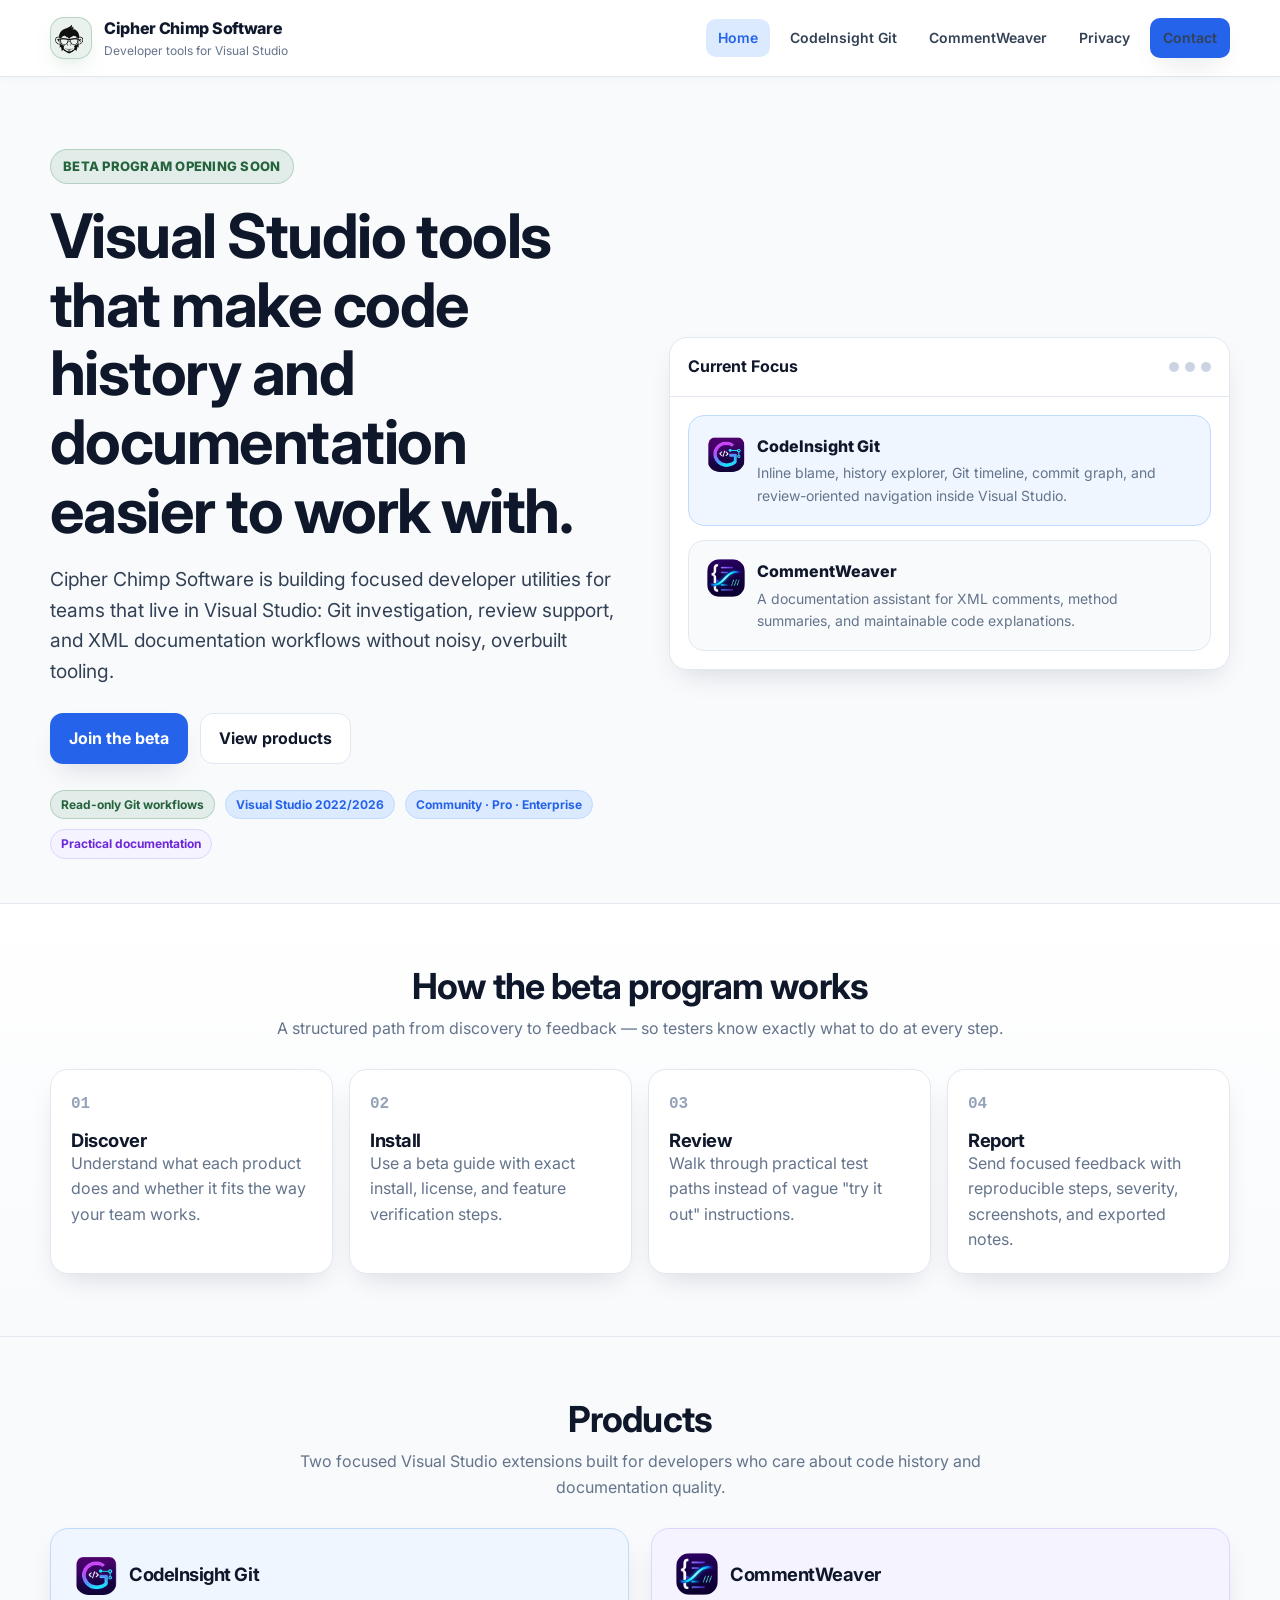
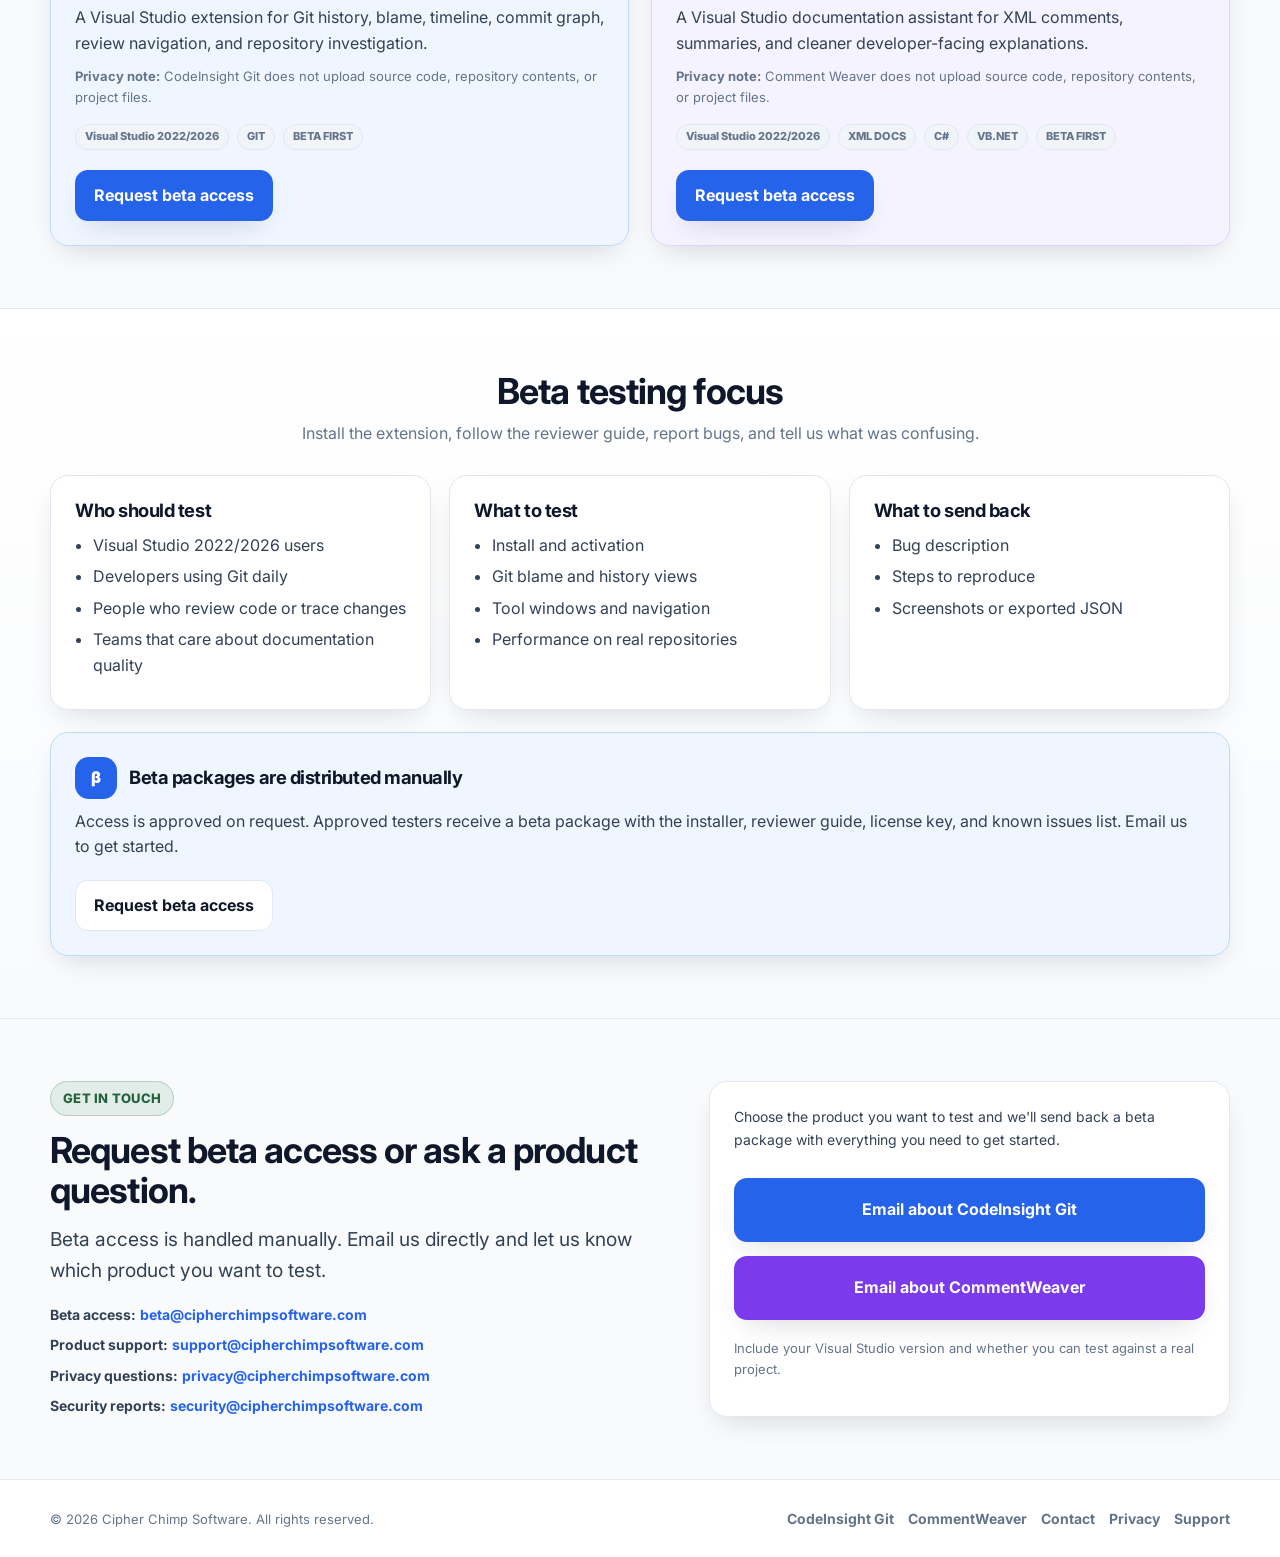
<file: index.html>
<!DOCTYPE html>
<html lang="en">
<head>
  <meta charset="UTF-8" />
  <meta name="viewport" content="width=device-width, initial-scale=1.0" />
  <title>Cipher Chimp Software | Visual Studio Developer Tools</title>
  <meta name="description" content="Cipher Chimp Software builds practical Visual Studio tools for Git investigation and XML documentation workflows." />
  <link rel="preconnect" href="https://fonts.googleapis.com">
  <link rel="preconnect" href="https://fonts.gstatic.com" crossorigin>
  <link href="https://fonts.googleapis.com/css2?family=Inter:wght@400;500;600;700;800&display=swap" rel="stylesheet">
  <link rel="stylesheet" href="styles.css" />
</head>
<body>
  <a class="skip-link" href="#main">Skip to content</a>

  <header class="site-header">
    <div class="container header-inner">
      <a class="brand" href="./index.html" aria-label="Cipher Chimp Software home">
        <span class="brand-mark"><img src="assets/logos/cipherchimp-icon.png" alt="" class="brand-logo" /></span>
        <span class="brand-text"><span class="brand-name">Cipher Chimp Software</span><span class="brand-subtitle">Developer tools for Visual Studio</span></span>
      </a>
      <nav class="nav" aria-label="Primary navigation">
        <button class="nav-toggle" aria-expanded="false" aria-controls="navMenu"><span class="sr-only">Toggle menu</span>☰</button>
        <div class="nav-menu" id="navMenu">
          <a href="./index.html" class="active">Home</a>
          <a href="./codeinsight-git/index.html">CodeInsight Git</a>
          <a href="./commentweaver/index.html">CommentWeaver</a>
          <a href="./privacy.html">Privacy</a>
          <a class="btn btn-small" href="#contact">Contact</a>
        </div>
      </nav>
    </div>
  </header>

  <main id="main">
    <section class="hero">
      <div class="container hero-grid">
        <div>
          <p class="kicker">Beta program opening soon</p>
          <h1>Visual Studio tools that make code history and documentation easier to work with.</h1>
          <p class="lead">Cipher Chimp Software is building focused developer utilities for teams that live in Visual Studio: Git investigation, review support, and XML documentation workflows without noisy, overbuilt tooling.</p>
          <div class="hero-actions">
            <a class="btn" href="#beta">Join the beta</a>
            <a class="btn btn-secondary" href="#products">View products</a>
          </div>
          <div class="trust-row" aria-label="Product traits">
            <span class="badge green">Read-only Git workflows</span>
            <span class="badge blue">Visual Studio 2022/2026</span>
            <span class="badge blue">Community · Pro · Enterprise</span>
            <span class="badge violet">Practical documentation</span>
          </div>
        </div>

        <div class="panel" aria-label="Product preview panel">
          <div class="hero-panel-header">
            <strong>Current Focus</strong>
            <div class="window-dots" aria-hidden="true"><span></span><span></span><span></span></div>
          </div>
          <div class="hero-panel-body">
            <article class="preview-card highlight">
              <div class="preview-row">
                <div class="preview-icon" style="background:none; padding:0; overflow:hidden;"><img src="assets/images/codeinsight-git-256.png" alt="CodeInsight Git icon" style="width:38px;height:38px;border-radius:10px;display:block;" /></div>
                <div>
                  <div class="preview-title">CodeInsight Git</div>
                  <p class="preview-text">Inline blame, history explorer, Git timeline, commit graph, and review-oriented navigation inside Visual Studio.</p>
                </div>
              </div>
            </article>
            <article class="preview-card">
              <div class="preview-row">
                <div class="preview-icon" style="background:none; padding:0; overflow:hidden;"><img src="assets/images/commentweaver-256.png" alt="CommentWeaver icon" style="width:38px;height:38px;border-radius:10px;display:block;" /></div>
                <div>
                  <div class="preview-title">CommentWeaver</div>
                  <p class="preview-text">A documentation assistant for XML comments, method summaries, and maintainable code explanations.</p>
                </div>
              </div>
            </article>
          </div>
        </div>
      </div>
    </section>

    <section class="section alt">
      <div class="container">
        <div class="section-head">
          <h2>How the beta program works</h2>
          <p>A structured path from discovery to feedback — so testers know exactly what to do at every step.</p>
        </div>
        <div class="flow-grid">
          <article class="flow-step"><h3>Discover</h3><p class="muted">Understand what each product does and whether it fits the way your team works.</p></article>
          <article class="flow-step"><h3>Install</h3><p class="muted">Use a beta guide with exact install, license, and feature verification steps.</p></article>
          <article class="flow-step"><h3>Review</h3><p class="muted">Walk through practical test paths instead of vague "try it out" instructions.</p></article>
          <article class="flow-step"><h3>Report</h3><p class="muted">Send focused feedback with reproducible steps, severity, screenshots, and exported notes.</p></article>
        </div>
      </div>
    </section>

    <section class="section" id="products">
      <div class="container">
        <div class="section-head">
          <h2>Products</h2>
          <p>Two focused Visual Studio extensions built for developers who care about code history and documentation quality.</p>
        </div>
        <div class="grid-2">
          <article class="card soft-blue">
            <div class="card-title-row"><img src="assets/images/codeinsight-git-256.png" alt="CodeInsight Git icon" style="width:42px;height:42px;border-radius:14px;flex:0 0 auto;" /><h3>CodeInsight Git</h3></div>
            <p class="muted2">A Visual Studio extension for Git history, blame, timeline, commit graph, review navigation, and repository investigation.</p>
            <p class="tiny muted" style="margin-top:10px;"><strong>Privacy note:</strong> CodeInsight Git does not upload source code, repository contents, or project files.</p>
            <div class="tags"><span class="tag">Visual Studio 2022/2026</span><span class="tag">GIT</span><span class="tag">BETA FIRST</span></div>
            <div class="card-actions"><a class="btn" href="./codeinsight-git/index.html">Request beta access</a></div>
          </article>

          <article class="card soft-violet">
            <div class="card-title-row"><img src="assets/images/commentweaver-256.png" alt="CommentWeaver icon" style="width:42px;height:42px;border-radius:14px;flex:0 0 auto;" /><h3>CommentWeaver</h3></div>
            <p class="muted2">A Visual Studio documentation assistant for XML comments, summaries, and cleaner developer-facing explanations.</p>
            <p class="tiny muted" style="margin-top:10px;"><strong>Privacy note:</strong> Comment Weaver does not upload source code, repository contents, or project files.</p>
            <div class="tags"><span class="tag">Visual Studio 2022/2026</span><span class="tag">XML DOCS</span><span class="tag">C#</span><span class="tag">VB.NET</span><span class="tag">BETA FIRST</span></div>
            <div class="card-actions"><a class="btn" href="./commentweaver/index.html">Request beta access</a></div>
          </article>
        </div>
      </div>
    </section>

    <section class="section alt" id="beta">
      <div class="container">
        <div class="section-head">
          <h2>Beta testing focus</h2>
          <p>Install the extension, follow the reviewer guide, report bugs, and tell us what was confusing.</p>
        </div>
        <div class="grid-3">
          <article class="card no-hover"><h3>Who should test</h3><ul class="clean"><li>Visual Studio 2022/2026 users</li><li>Developers using Git daily</li><li>People who review code or trace changes</li><li>Teams that care about documentation quality</li></ul></article>
          <article class="card no-hover"><h3>What to test</h3><ul class="clean"><li>Install and activation</li><li>Git blame and history views</li><li>Tool windows and navigation</li><li>Performance on real repositories</li></ul></article>
          <article class="card no-hover"><h3>What to send back</h3><ul class="clean"><li>Bug description</li><li>Steps to reproduce</li><li>Screenshots or exported JSON</li></ul></article>
        </div>
        <div class="card soft-blue no-hover" style="margin-top:22px;">
          <div class="card-title-row"><span class="icon-box">β</span><h3>Beta packages are distributed manually</h3></div>
          <p class="muted2">Access is approved on request. Approved testers receive a beta package with the installer, reviewer guide, license key, and known issues list. Email us to get started.</p>
          <div class="card-actions"><a class="btn btn-secondary" href="#contact">Request beta access</a></div>
        </div>
      </div>
    </section>

    <section class="section" id="contact">
      <div class="container contact-grid">
        <div>
          <p class="kicker">Get in touch</p>
          <h2 style="margin-top:14px;">Request beta access or ask a product question.</h2>
          <p class="lead" style="margin-top:14px;">Beta access is handled manually. Email us directly and let us know which product you want to test.</p>
          <div class="email-list" aria-label="Contact email addresses">
            <p><strong>Beta access:</strong> <a href="mailto:beta@cipherchimpsoftware.com">beta@cipherchimpsoftware.com</a></p>
            <p><strong>Product support:</strong> <a href="mailto:support@cipherchimpsoftware.com">support@cipherchimpsoftware.com</a></p>
            <p><strong>Privacy questions:</strong> <a href="mailto:privacy@cipherchimpsoftware.com">privacy@cipherchimpsoftware.com</a></p>
            <p><strong>Security reports:</strong> <a href="mailto:security@cipherchimpsoftware.com">security@cipherchimpsoftware.com</a></p>
          </div>
        </div>
        <div class="card no-hover stack" style="gap:14px;">
          <p class="muted2" style="font-size:14px;">Choose the product you want to test and we'll send back a beta package with everything you need to get started.</p>
          <a class="btn" href="mailto:beta@cipherchimpsoftware.com?subject=CodeInsight%20Git%20Beta%20Access%20Request">Email about CodeInsight Git</a>
          <a class="btn" style="background:#7c3aed;" href="mailto:beta@cipherchimpsoftware.com?subject=CommentWeaver%20Beta%20Access%20Request">Email about CommentWeaver</a>
          <p class="tiny muted" style="margin-top:4px;">Include your Visual Studio version and whether you can test against a real project.</p>
        </div>
      </div>
    </section>
  </main>

  <footer class="site-footer">
    <div class="container footer-inner">
      <p class="muted tiny">© <span id="year"></span> Cipher Chimp Software. All rights reserved.</p>
      <div class="footer-links">
        <a href="./codeinsight-git/index.html">CodeInsight Git</a>
        <a href="./commentweaver/index.html">CommentWeaver</a>
        <a href="#contact">Contact</a>
        <a href="./privacy.html">Privacy</a>
        <a href="mailto:support@cipherchimpsoftware.com">Support</a>
      </div>
    </div>
  </footer>
  <script src="app.js"></script>
</body>
</html>
</file>
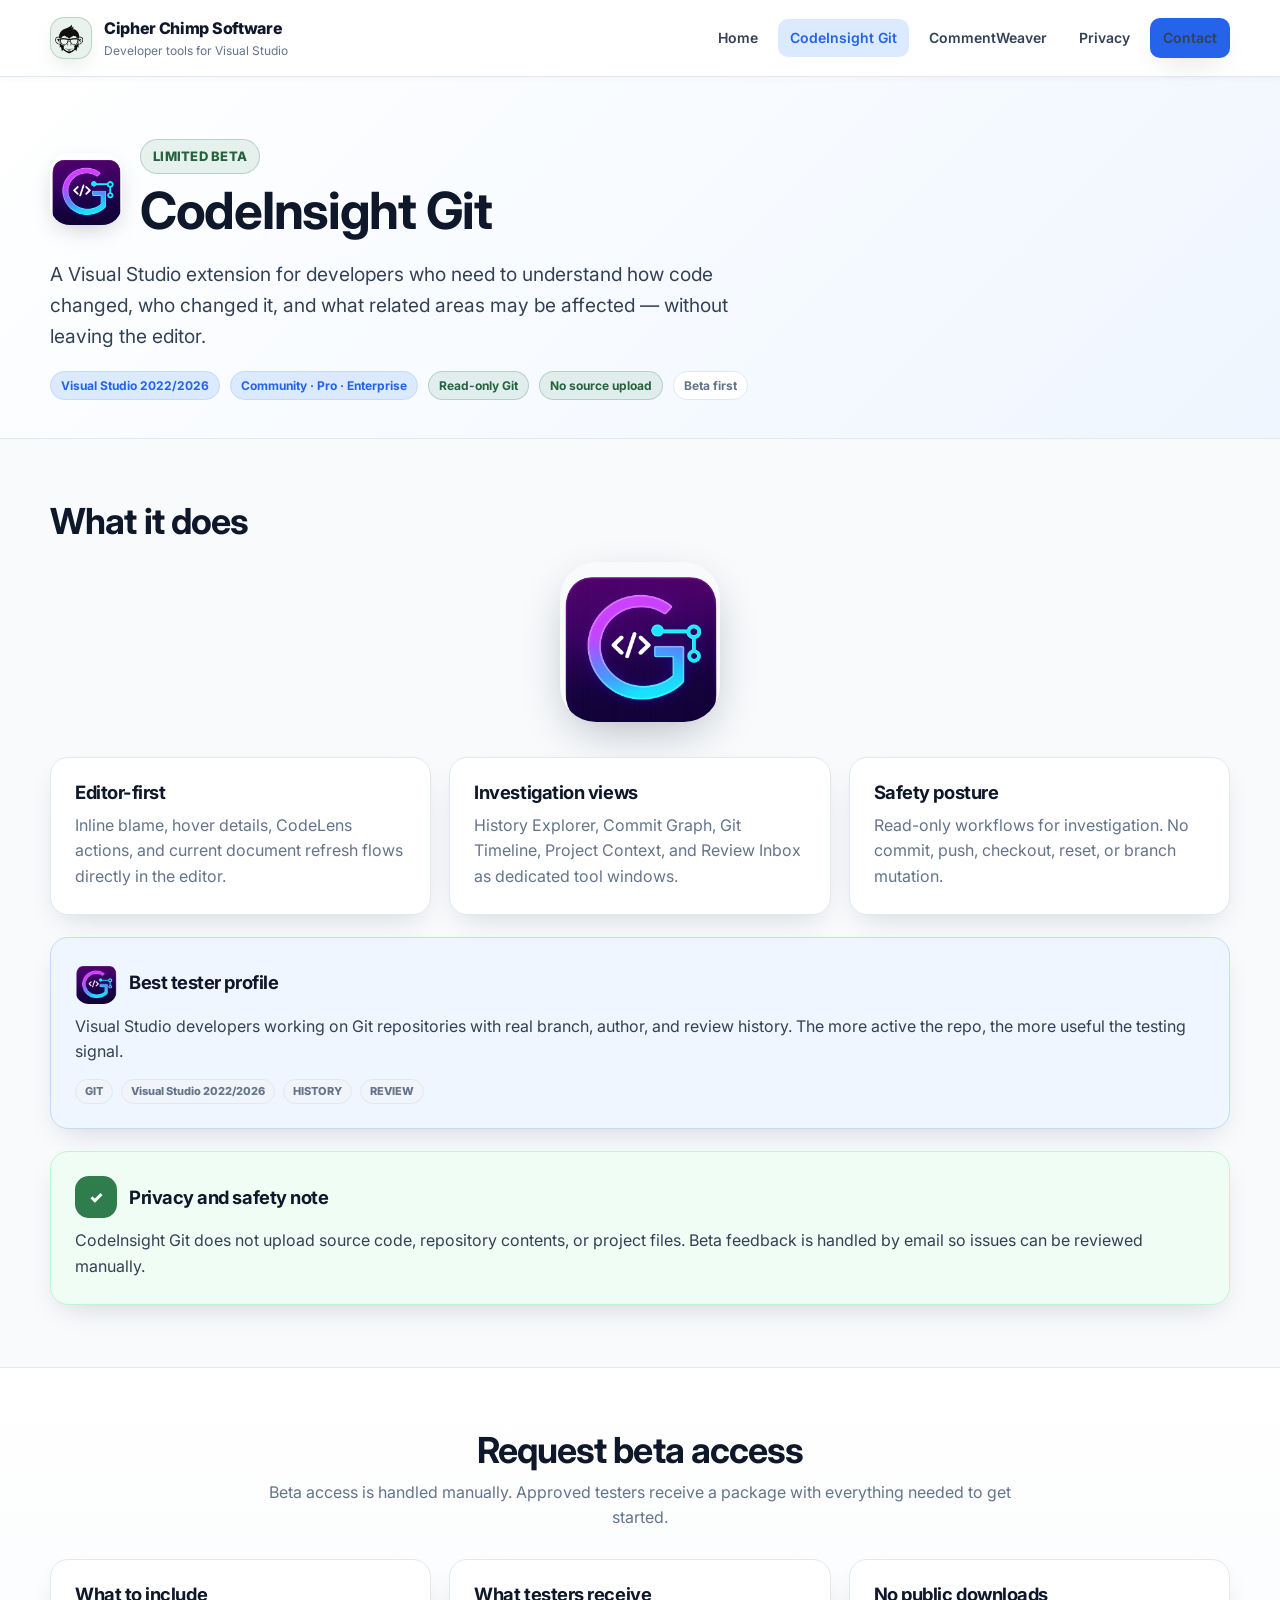
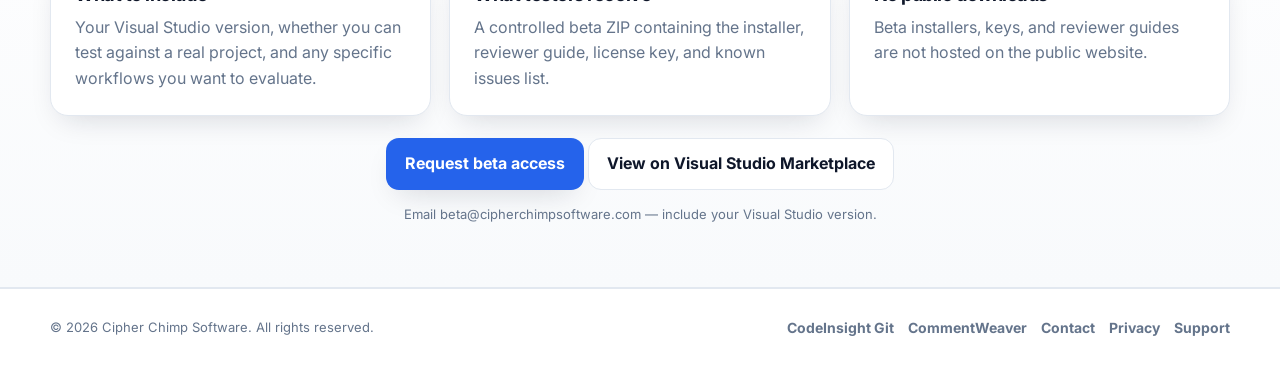
<file: codeinsight-git/index.html>
<!DOCTYPE html>
<html lang="en">
<head>
  <meta charset="UTF-8" />
  <meta name="viewport" content="width=device-width, initial-scale=1.0" />
  <title>CodeInsight Git | Cipher Chimp Software</title>
  <meta name="description" content="CodeInsight Git is a Visual Studio extension for Git history, blame, timeline, commit graph, and review-oriented navigation." />
  <link rel="preconnect" href="https://fonts.googleapis.com">
  <link rel="preconnect" href="https://fonts.gstatic.com" crossorigin>
  <link href="https://fonts.googleapis.com/css2?family=Inter:wght@400;500;600;700;800&display=swap" rel="stylesheet">
  <link rel="stylesheet" href="../styles.css" />
</head>
<body>
  <a class="skip-link" href="#main">Skip to content</a>

  <header class="site-header">
    <div class="container header-inner">
      <a class="brand" href="../index.html" aria-label="Cipher Chimp Software home">
        <span class="brand-mark"><img src="../assets/logos/cipherchimp-icon.png" alt="" class="brand-logo" /></span>
        <span class="brand-text"><span class="brand-name">Cipher Chimp Software</span><span class="brand-subtitle">Developer tools for Visual Studio</span></span>
      </a>
      <nav class="nav" aria-label="Primary navigation">
        <button class="nav-toggle" aria-expanded="false" aria-controls="navMenu"><span class="sr-only">Toggle menu</span>☰</button>
        <div class="nav-menu" id="navMenu">
          <a href="../index.html">Home</a>
          <a href="../codeinsight-git/index.html" class="active">CodeInsight Git</a>
          <a href="../commentweaver/index.html">CommentWeaver</a>
          <a href="../privacy.html">Privacy</a>
          <a class="btn btn-small" href="../index.html#contact">Contact</a>
        </div>
      </nav>
    </div>
  </header>

  <main id="main">
    <section class="product-hero">
      <div class="container">
        <div style="display:flex; align-items:center; gap:18px; margin-bottom:20px;">
          <img src="../assets/images/codeinsight-git-256.png" alt="CodeInsight Git icon" style="width:72px;height:72px;border-radius:20px;box-shadow:0 8px 24px -8px rgba(15,23,42,0.28);flex:0 0 auto;" />
          <div>
            <p class="kicker">Limited beta</p>
            <h1 style="margin-top:8px;">CodeInsight Git</h1>
          </div>
        </div>
        <p class="lead">A Visual Studio extension for developers who need to understand how code changed, who changed it, and what related areas may be affected — without leaving the editor.</p>
        <div class="trust-row" style="margin-top:20px;" aria-label="Product traits">
          <span class="badge blue">Visual Studio 2022/2026</span>
          <span class="badge blue">Community · Pro · Enterprise</span>
          <span class="badge green">Read-only Git</span>
          <span class="badge green">No source upload</span>
          <span class="badge">Beta first</span>
        </div>
      </div>
    </section>

    <section class="section">
      <div class="container">
        <div class="section-head" style="text-align:left; max-width:none; margin-bottom:20px;">
          <h2>What it does</h2>
        </div>
        <div style="margin-bottom:28px; text-align:center;">
          <img src="../assets/images/codeinsight-git-1024.png" alt="CodeInsight Git" style="width:160px;height:160px;border-radius:36px;box-shadow:0 16px 48px -12px rgba(15,23,42,0.32);display:inline-block;" />
        </div>
        <div class="grid-3" style="margin-bottom:22px;">
          <article class="card no-hover">
            <h3>Editor-first</h3>
            <p class="muted" style="margin-top:10px;">Inline blame, hover details, CodeLens actions, and current document refresh flows directly in the editor.</p>
          </article>
          <article class="card no-hover">
            <h3>Investigation views</h3>
            <p class="muted" style="margin-top:10px;">History Explorer, Commit Graph, Git Timeline, Project Context, and Review Inbox as dedicated tool windows.</p>
          </article>
          <article class="card no-hover">
            <h3>Safety posture</h3>
            <p class="muted" style="margin-top:10px;">Read-only workflows for investigation. No commit, push, checkout, reset, or branch mutation.</p>
          </article>
        </div>
        <div class="card soft-blue no-hover">
          <div class="card-title-row"><img src="../assets/images/codeinsight-git-256.png" alt="" style="width:42px;height:42px;border-radius:14px;flex:0 0 auto;" /><h3>Best tester profile</h3></div>
          <p class="muted2">Visual Studio developers working on Git repositories with real branch, author, and review history. The more active the repo, the more useful the testing signal.</p>
          <div class="tags" style="margin-top:14px;"><span class="tag">GIT</span><span class="tag">Visual Studio 2022/2026</span><span class="tag">HISTORY</span><span class="tag">REVIEW</span></div>
        </div>
        <div class="card soft-green no-hover" style="margin-top:22px;">
          <div class="card-title-row"><span class="icon-box green">✓</span><h3>Privacy and safety note</h3></div>
          <p class="muted2">CodeInsight Git does not upload source code, repository contents, or project files. Beta feedback is handled by email so issues can be reviewed manually.</p>
        </div>
      </div>
    </section>

    <section class="section alt">
      <div class="container">
        <div class="section-head">
          <h2>Request beta access</h2>
          <p>Beta access is handled manually. Approved testers receive a package with everything needed to get started.</p>
        </div>
        <div class="grid-3" style="margin-bottom:22px;">
          <article class="card no-hover">
            <h3>What to include</h3>
            <p class="muted" style="margin-top:10px;">Your Visual Studio version, whether you can test against a real project, and any specific workflows you want to evaluate.</p>
          </article>
          <article class="card no-hover">
            <h3>What testers receive</h3>
            <p class="muted" style="margin-top:10px;">A controlled beta ZIP containing the installer, reviewer guide, license key, and known issues list.</p>
          </article>
          <article class="card no-hover">
            <h3>No public downloads</h3>
            <p class="muted" style="margin-top:10px;">Beta installers, keys, and reviewer guides are not hosted on the public website.</p>
          </article>
        </div>
        <div style="text-align:center;">
          <a class="btn" href="mailto:beta@cipherchimpsoftware.com?subject=CodeInsight%20Git%20Beta%20Access%20Request">Request beta access</a>
          <a class="btn btn-secondary" href="https://marketplace.visualstudio.com/items?itemName=CipherChimpSoftware.CodeInsightGit">View on Visual Studio Marketplace</a>
          <p class="tiny muted" style="margin-top:14px;">Email beta@cipherchimpsoftware.com — include your Visual Studio version.</p>
        </div>
      </div>
    </section>
  </main>

  <footer class="site-footer">
    <div class="container footer-inner">
      <p class="muted tiny">© <span id="year"></span> Cipher Chimp Software. All rights reserved.</p>
      <div class="footer-links">
        <a href="../codeinsight-git/index.html">CodeInsight Git</a>
        <a href="../commentweaver/index.html">CommentWeaver</a>
        <a href="mailto:beta@cipherchimpsoftware.com">Contact</a>
        <a href="../privacy.html">Privacy</a>
        <a href="mailto:support@cipherchimpsoftware.com">Support</a>
      </div>
    </div>
  </footer>
  <script src="../app.js"></script>
</body>
</html>
</file>
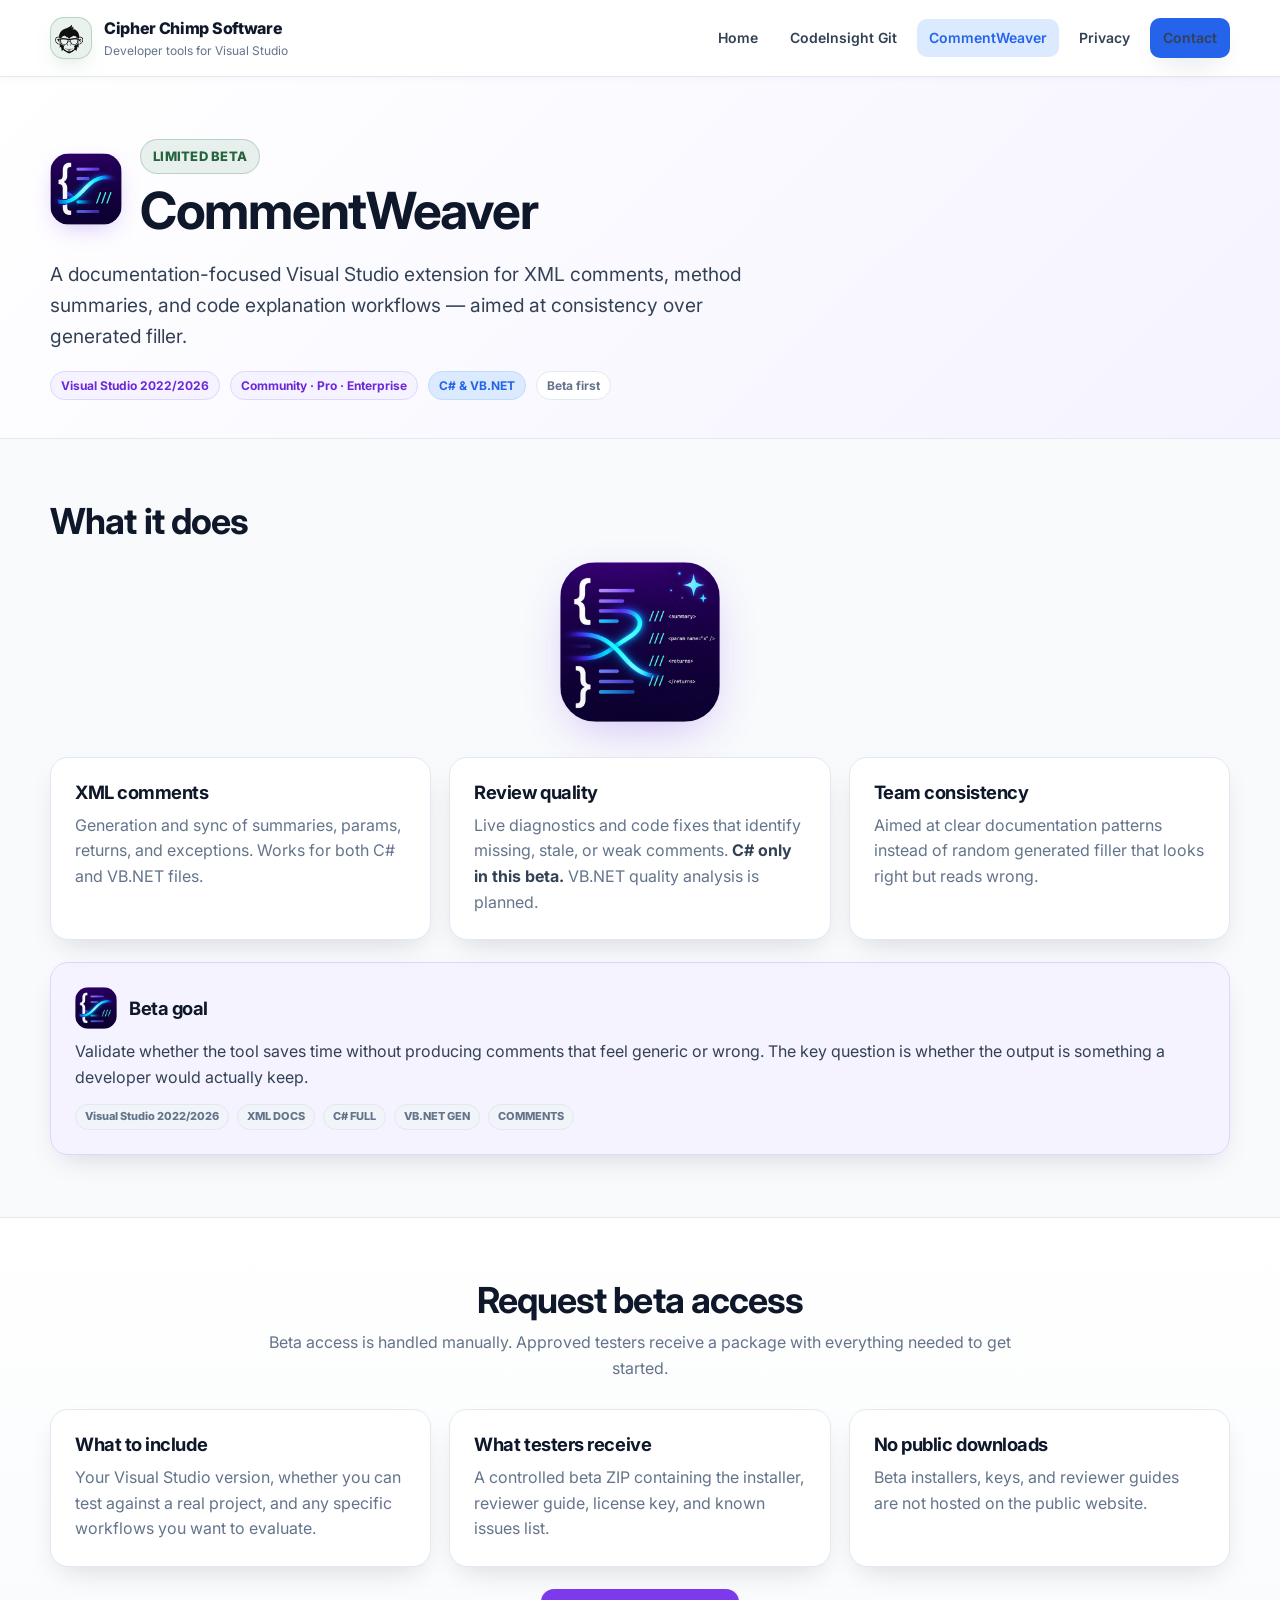
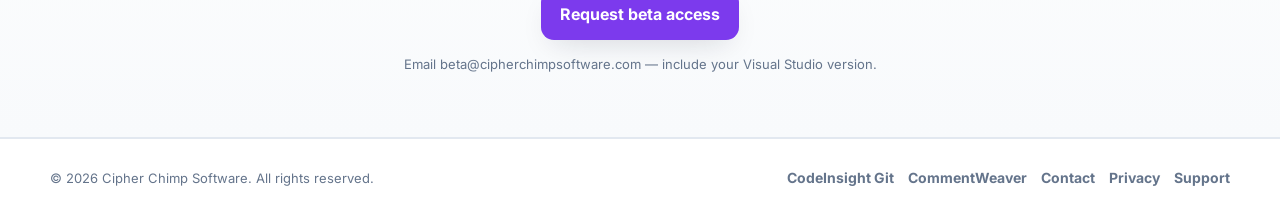
<file: commentweaver/index.html>
<!DOCTYPE html>
<html lang="en">
<head>
  <meta charset="UTF-8" />
  <meta name="viewport" content="width=device-width, initial-scale=1.0" />
  <title>CommentWeaver | Cipher Chimp Software</title>
  <meta name="description" content="CommentWeaver is a Visual Studio extension for XML documentation comments, method summaries, and cleaner developer-facing code explanations." />
  <link rel="preconnect" href="https://fonts.googleapis.com">
  <link rel="preconnect" href="https://fonts.gstatic.com" crossorigin>
  <link href="https://fonts.googleapis.com/css2?family=Inter:wght@400;500;600;700;800&display=swap" rel="stylesheet">
  <link rel="stylesheet" href="../styles.css" />
</head>
<body>
  <a class="skip-link" href="#main">Skip to content</a>

  <header class="site-header">
    <div class="container header-inner">
      <a class="brand" href="../index.html" aria-label="Cipher Chimp Software home">
        <span class="brand-mark"><img src="../assets/logos/cipherchimp-icon.png" alt="" class="brand-logo" /></span>
        <span class="brand-text"><span class="brand-name">Cipher Chimp Software</span><span class="brand-subtitle">Developer tools for Visual Studio</span></span>
      </a>
      <nav class="nav" aria-label="Primary navigation">
        <button class="nav-toggle" aria-expanded="false" aria-controls="navMenu"><span class="sr-only">Toggle menu</span>☰</button>
        <div class="nav-menu" id="navMenu">
          <a href="../index.html">Home</a>
          <a href="../codeinsight-git/index.html">CodeInsight Git</a>
          <a href="../commentweaver/index.html" class="active">CommentWeaver</a>
          <a href="../privacy.html">Privacy</a>
          <a class="btn btn-small" href="../index.html#contact">Contact</a>
        </div>
      </nav>
    </div>
  </header>

  <main id="main">
    <section class="product-hero" style="background: linear-gradient(135deg, #fff 0%, #f5f3ff 100%);">
      <div class="container">
        <div style="display:flex; align-items:center; gap:18px; margin-bottom:20px;">
          <img src="../assets/images/commentweaver-256.png" alt="CommentWeaver icon" style="width:72px;height:72px;border-radius:20px;box-shadow:0 8px 24px -8px rgba(124,58,237,0.35);flex:0 0 auto;" />
          <div>
            <p class="kicker">Limited beta</p>
            <h1 style="margin-top:8px;">CommentWeaver</h1>
          </div>
        </div>
        <p class="lead">A documentation-focused Visual Studio extension for XML comments, method summaries, and code explanation workflows — aimed at consistency over generated filler.</p>
        <div class="trust-row" style="margin-top:20px;" aria-label="Product traits">
          <span class="badge violet">Visual Studio 2022/2026</span>
          <span class="badge violet">Community · Pro · Enterprise</span>
          <span class="badge blue">C# &amp; VB.NET</span>
          <span class="badge">Beta first</span>
        </div>
      </div>
    </section>

    <section class="section">
      <div class="container">
        <div class="section-head" style="text-align:left; max-width:none; margin-bottom:20px;">
          <h2>What it does</h2>
        </div>
        <div style="margin-bottom:28px; text-align:center;">
          <img src="../assets/images/commentweaver-1024.png" alt="CommentWeaver" style="width:160px;height:160px;border-radius:36px;box-shadow:0 16px 48px -12px rgba(124,58,237,0.32);display:inline-block;" />
        </div>
        <div class="grid-3" style="margin-bottom:22px;">
          <article class="card no-hover">
            <h3>XML comments</h3>
            <p class="muted" style="margin-top:10px;">Generation and sync of summaries, params, returns, and exceptions. Works for both C# and VB.NET files.</p>
          </article>
          <article class="card no-hover">
            <h3>Review quality</h3>
            <p class="muted" style="margin-top:10px;">Live diagnostics and code fixes that identify missing, stale, or weak comments. <strong style="color:var(--text-soft);">C# only in this beta.</strong> VB.NET quality analysis is planned.</p>
          </article>
          <article class="card no-hover">
            <h3>Team consistency</h3>
            <p class="muted" style="margin-top:10px;">Aimed at clear documentation patterns instead of random generated filler that looks right but reads wrong.</p>
          </article>
        </div>
        <div class="card soft-violet no-hover">
          <div class="card-title-row"><img src="../assets/images/commentweaver-256.png" alt="" style="width:42px;height:42px;border-radius:14px;flex:0 0 auto;" /><h3>Beta goal</h3></div>
          <p class="muted2">Validate whether the tool saves time without producing comments that feel generic or wrong. The key question is whether the output is something a developer would actually keep.</p>
          <div class="tags" style="margin-top:14px;"><span class="tag">Visual Studio 2022/2026</span><span class="tag">XML DOCS</span><span class="tag">C# FULL</span><span class="tag">VB.NET GEN</span><span class="tag">COMMENTS</span></div>
        </div>
      </div>
    </section>

    <section class="section alt">
      <div class="container">
        <div class="section-head">
          <h2>Request beta access</h2>
          <p>Beta access is handled manually. Approved testers receive a package with everything needed to get started.</p>
        </div>
        <div class="grid-3" style="margin-bottom:22px;">
          <article class="card no-hover">
            <h3>What to include</h3>
            <p class="muted" style="margin-top:10px;">Your Visual Studio version, whether you can test against a real project, and any specific workflows you want to evaluate.</p>
          </article>
          <article class="card no-hover">
            <h3>What testers receive</h3>
            <p class="muted" style="margin-top:10px;">A controlled beta ZIP containing the installer, reviewer guide, license key, and known issues list.</p>
          </article>
          <article class="card no-hover">
            <h3>No public downloads</h3>
            <p class="muted" style="margin-top:10px;">Beta installers, keys, and reviewer guides are not hosted on the public website.</p>
          </article>
        </div>
        <div style="text-align:center;">
          <a class="btn" style="background:#7c3aed;" href="mailto:beta@cipherchimpsoftware.com?subject=CommentWeaver%20Beta%20Access%20Request">Request beta access</a>
          <p class="tiny muted" style="margin-top:14px;">Email beta@cipherchimpsoftware.com — include your Visual Studio version.</p>
        </div>
      </div>
    </section>
  </main>

  <footer class="site-footer">
    <div class="container footer-inner">
      <p class="muted tiny">© <span id="year"></span> Cipher Chimp Software. All rights reserved.</p>
      <div class="footer-links">
        <a href="../codeinsight-git/index.html">CodeInsight Git</a>
        <a href="../commentweaver/index.html">CommentWeaver</a>
        <a href="mailto:beta@cipherchimpsoftware.com">Contact</a>
        <a href="../privacy.html">Privacy</a>
        <a href="mailto:support@cipherchimpsoftware.com">Support</a>
      </div>
    </div>
  </footer>
  <script src="../app.js"></script>
</body>
</html>
</file>
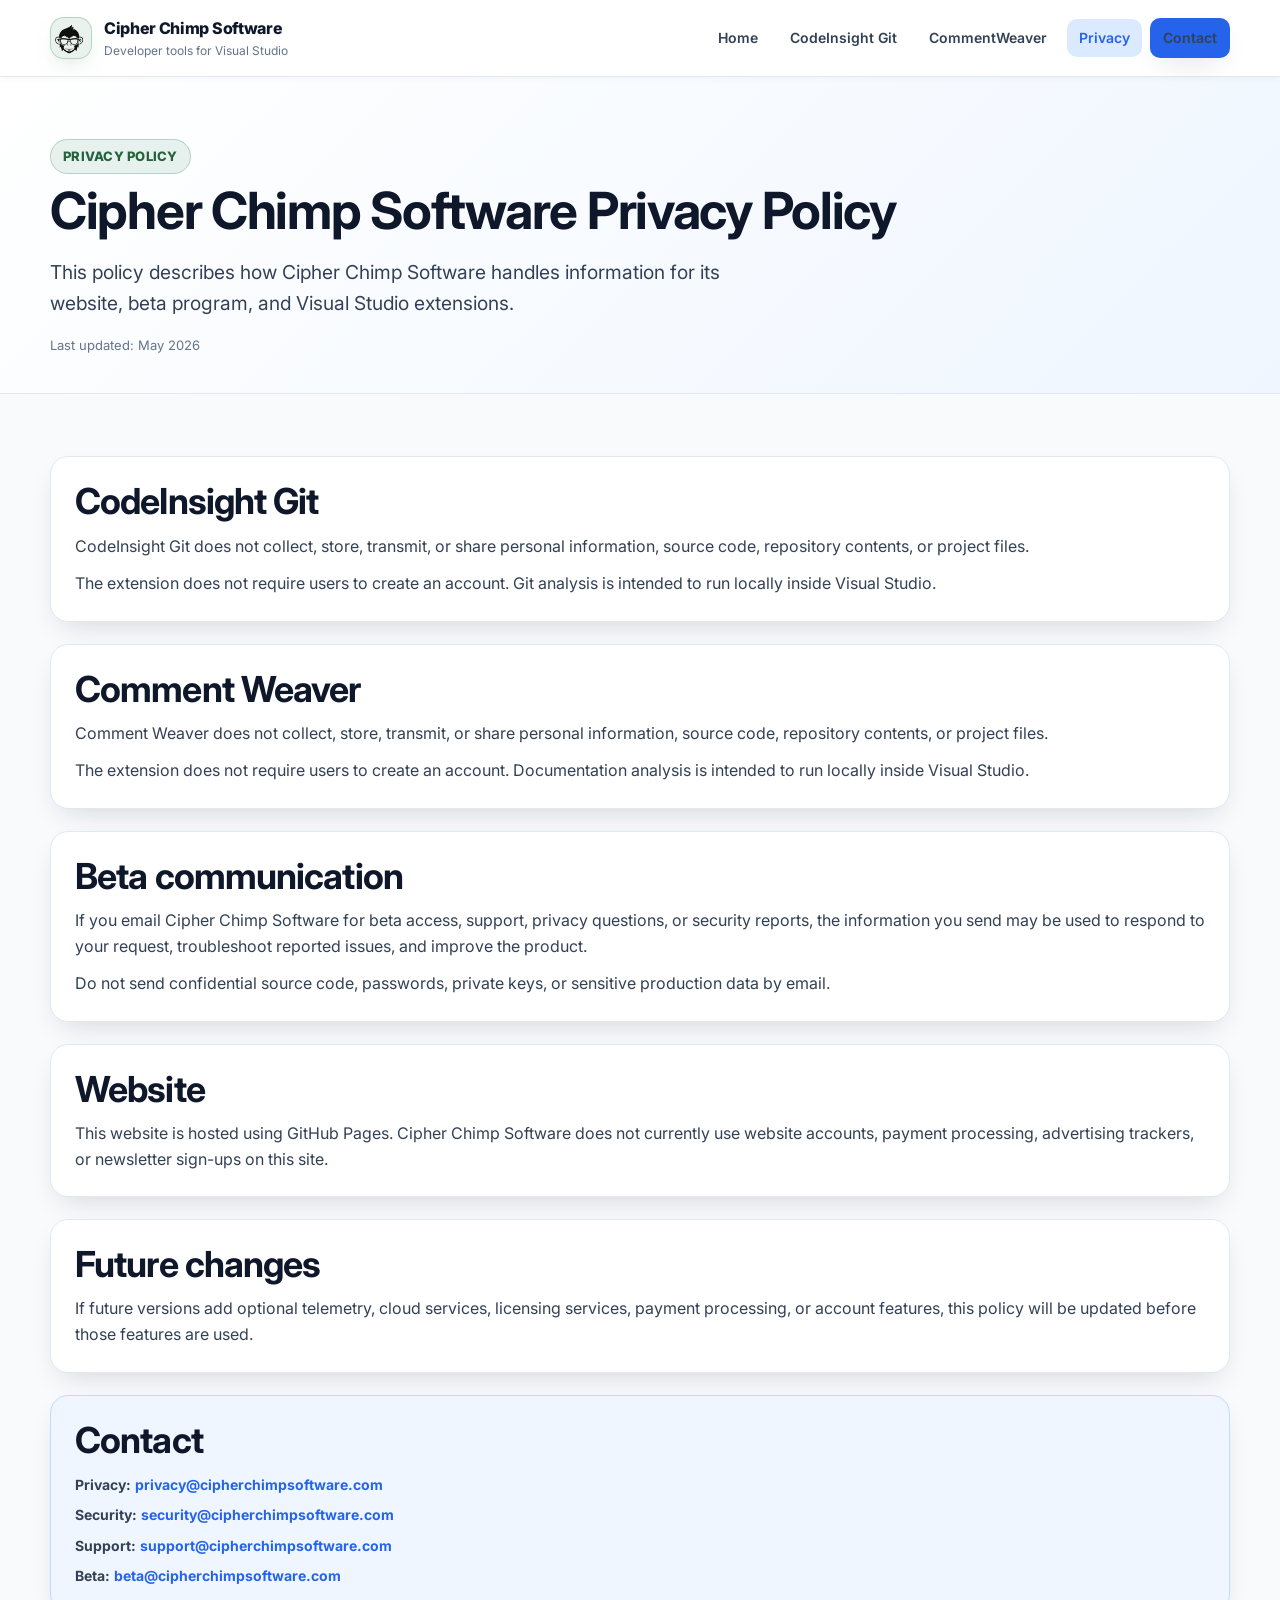
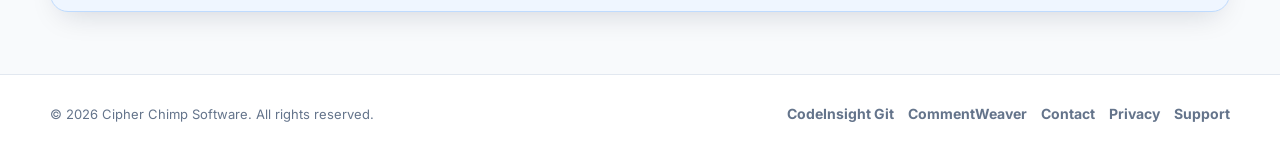
<file: privacy.html>
<!DOCTYPE html>
<html lang="en">
<head>
  <meta charset="UTF-8" />
  <meta name="viewport" content="width=device-width, initial-scale=1.0" />
  <title>Privacy Policy | Cipher Chimp Software</title>
  <meta name="description" content="Privacy policy for Cipher Chimp Software products and beta program." />
  <link rel="preconnect" href="https://fonts.googleapis.com">
  <link rel="preconnect" href="https://fonts.gstatic.com" crossorigin>
  <link href="https://fonts.googleapis.com/css2?family=Inter:wght@400;500;600;700;800&display=swap" rel="stylesheet">
  <link rel="stylesheet" href="styles.css" />
</head>
<body>
  <a class="skip-link" href="#main">Skip to content</a>

  <header class="site-header">
    <div class="container header-inner">
      <a class="brand" href="./index.html" aria-label="Cipher Chimp Software home">
        <span class="brand-mark"><img src="assets/logos/cipherchimp-icon.png" alt="" class="brand-logo" /></span>
        <span class="brand-text"><span class="brand-name">Cipher Chimp Software</span><span class="brand-subtitle">Developer tools for Visual Studio</span></span>
      </a>
      <nav class="nav" aria-label="Primary navigation">
        <button class="nav-toggle" aria-expanded="false" aria-controls="navMenu"><span class="sr-only">Toggle menu</span>☰</button>
        <div class="nav-menu" id="navMenu">
          <a href="./index.html">Home</a>
          <a href="./codeinsight-git/index.html">CodeInsight Git</a>
          <a href="./commentweaver/index.html">CommentWeaver</a>
          <a href="./privacy.html" class="active">Privacy</a>
          <a class="btn btn-small" href="./index.html#contact">Contact</a>
        </div>
      </nav>
    </div>
  </header>

  <main id="main">
    <section class="product-hero">
      <div class="container">
        <p class="kicker">Privacy Policy</p>
        <h1 style="margin-top:8px;">Cipher Chimp Software Privacy Policy</h1>
        <p class="lead">This policy describes how Cipher Chimp Software handles information for its website, beta program, and Visual Studio extensions.</p>
        <p class="tiny muted" style="margin-top:16px;">Last updated: May 2026</p>
      </div>
    </section>

    <section class="section">
      <div class="container product-detail">
        <article class="card no-hover">
          <h2>CodeInsight Git</h2>
          <p class="muted2" style="margin-top:12px;">CodeInsight Git does not collect, store, transmit, or share personal information, source code, repository contents, or project files.</p>
          <p class="muted2" style="margin-top:12px;">The extension does not require users to create an account. Git analysis is intended to run locally inside Visual Studio.</p>
        </article>

        <article class="card no-hover">
          <h2>Comment Weaver</h2>
          <p class="muted2" style="margin-top:12px;">Comment Weaver does not collect, store, transmit, or share personal information, source code, repository contents, or project files.</p>
          <p class="muted2" style="margin-top:12px;">The extension does not require users to create an account. Documentation analysis is intended to run locally inside Visual Studio.</p>
        </article>

        <article class="card no-hover">
          <h2>Beta communication</h2>
          <p class="muted2" style="margin-top:12px;">If you email Cipher Chimp Software for beta access, support, privacy questions, or security reports, the information you send may be used to respond to your request, troubleshoot reported issues, and improve the product.</p>
          <p class="muted2" style="margin-top:12px;">Do not send confidential source code, passwords, private keys, or sensitive production data by email.</p>
        </article>

        <article class="card no-hover">
          <h2>Website</h2>
          <p class="muted2" style="margin-top:12px;">This website is hosted using GitHub Pages. Cipher Chimp Software does not currently use website accounts, payment processing, advertising trackers, or newsletter sign-ups on this site.</p>
        </article>

        <article class="card no-hover">
          <h2>Future changes</h2>
          <p class="muted2" style="margin-top:12px;">If future versions add optional telemetry, cloud services, licensing services, payment processing, or account features, this policy will be updated before those features are used.</p>
        </article>

        <article class="card soft-blue no-hover">
          <h2>Contact</h2>
          <div class="email-list compact" aria-label="Privacy contact email addresses">
            <p><strong>Privacy:</strong> <a href="mailto:privacy@cipherchimpsoftware.com">privacy@cipherchimpsoftware.com</a></p>
            <p><strong>Security:</strong> <a href="mailto:security@cipherchimpsoftware.com">security@cipherchimpsoftware.com</a></p>
            <p><strong>Support:</strong> <a href="mailto:support@cipherchimpsoftware.com">support@cipherchimpsoftware.com</a></p>
            <p><strong>Beta:</strong> <a href="mailto:beta@cipherchimpsoftware.com">beta@cipherchimpsoftware.com</a></p>
          </div>
        </article>
      </div>
    </section>
  </main>

  <footer class="site-footer">
    <div class="container footer-inner">
      <p class="muted tiny">© <span id="year"></span> Cipher Chimp Software. All rights reserved.</p>
      <div class="footer-links">
        <a href="./codeinsight-git/index.html">CodeInsight Git</a>
        <a href="./commentweaver/index.html">CommentWeaver</a>
        <a href="./index.html#contact">Contact</a>
        <a href="./privacy.html">Privacy</a>
        <a href="mailto:support@cipherchimpsoftware.com">Support</a>
      </div>
    </div>
  </footer>
  <script src="app.js"></script>
</body>
</html>
</file>
<file: styles.css>
:root {
  --bg: #f8fafc;
  --surface: #ffffff;
  --surface-soft: #f1f5f9;
  --text: #0f172a;
  --text-soft: #334155;
  --muted: #64748b;
  --border: #e2e8f0;
  --brand: #2563eb;
  --brand-dark: #1d4ed8;
  --brand-soft: #dbeafe;
  --green: #2f7d4c;
  --green-soft: rgba(47, 125, 76, 0.10);
  --green-border: rgba(47, 125, 76, 0.25);
  --amber-soft: #fffbeb;
  --amber-border: #fde68a;
  --violet-soft: #f5f3ff;
  --violet-border: #ddd6fe;
  --rose-soft: #fff1f2;
  --rose-border: #fecdd3;
  --radius: 18px;
  --radius-sm: 12px;
  --shadow: 0 12px 30px -12px rgba(15, 23, 42, 0.18);
  --shadow-hover: 0 18px 42px -14px rgba(15, 23, 42, 0.24);
  --container: 1180px;
}

* { box-sizing: border-box; }
html { scroll-behavior: smooth; }
body {
  margin: 0;
  min-height: 100vh;
  font-family: Inter, system-ui, -apple-system, BlinkMacSystemFont, "Segoe UI", sans-serif;
  background: var(--bg);
  color: var(--text);
  line-height: 1.6;
}

a { color: inherit; text-decoration: none; }
a:hover { color: var(--brand); }
img { max-width: 100%; display: block; }

.container {
  width: min(var(--container), calc(100% - 32px));
  margin: 0 auto;
}

.skip-link {
  position: absolute;
  left: -999px;
  top: 0;
  background: var(--surface);
  border: 1px solid var(--border);
  padding: 12px 16px;
  border-radius: 10px;
  z-index: 999;
}
.skip-link:focus { left: 16px; top: 16px; }
.sr-only { position:absolute; width:1px; height:1px; padding:0; margin:-1px; overflow:hidden; clip:rect(0,0,0,0); white-space:nowrap; border:0; }

.site-header {
  position: sticky;
  top: 0;
  z-index: 30;
  background: rgba(255, 255, 255, 0.94);
  border-bottom: 1px solid var(--border);
  backdrop-filter: blur(12px);
  box-shadow: 0 1px 8px rgba(15, 23, 42, 0.04);
}
.header-inner {
  min-height: 76px;
  display: flex;
  align-items: center;
  justify-content: space-between;
  gap: 24px;
}
.brand { display: flex; align-items: center; gap: 12px; min-width: 0; }
.brand-mark {
  width: 42px;
  height: 42px;
  border-radius: 14px;
  display: grid;
  place-items: center;
  background: var(--green-soft);
  border: 1px solid var(--green-border);
  box-shadow: 0 10px 24px -14px rgba(47, 125, 76, 0.65);
  overflow: hidden;
}
.brand-logo { width: 34px; height: 34px; object-fit: contain; }
.brand-text { display: grid; gap: 1px; }
.brand-name { font-weight: 800; letter-spacing: -0.02em; color: var(--text); }
.brand-subtitle { font-size: 12px; color: var(--muted); margin-top: -2px; }
.nav { position: relative; }
.nav-toggle { display: none; border: 1px solid var(--border); background: var(--surface); border-radius: 10px; padding: 8px 10px; font-size: 18px; }
.nav-menu { display: flex; align-items: center; gap: 8px; }
.nav-menu a { padding: 8px 12px; border-radius: 10px; color: var(--text-soft); font-weight: 600; font-size: 14px; }
.nav-menu a:hover, .nav-menu a.active { background: var(--brand-soft); color: var(--brand); }

.btn {
  display: inline-flex;
  align-items: center;
  justify-content: center;
  gap: 8px;
  padding: 12px 18px;
  border-radius: 13px;
  border: 1px solid transparent;
  background: var(--brand);
  color: #fff;
  font-weight: 700;
  box-shadow: var(--shadow);
  cursor: pointer;
  transition: transform .16s ease, box-shadow .16s ease, background .16s ease;
}
.btn:hover { color:#fff; background: var(--brand-dark); transform: translateY(-1px); box-shadow: var(--shadow-hover); }
.btn.btn-secondary { background: var(--surface); color: var(--text); border-color: var(--border); box-shadow: none; }
.btn.btn-secondary:hover { background: var(--surface-soft); color: var(--text); }
.btn-small { padding: 8px 12px; font-size: 14px; }
.link { color: var(--brand); font-weight: 700; }
.link:hover { color: var(--brand-dark); }

.hero { padding: 72px 0 44px; }
.hero-grid { display: grid; grid-template-columns: 1.02fr .98fr; gap: 36px; align-items: center; }
.kicker {
  display: inline-flex;
  align-items: center;
  gap: 8px;
  border: 1px solid var(--green-border);
  background: var(--green-soft);
  color: #25633d;
  padding: 6px 12px;
  border-radius: 999px;
  font-size: 13px;
  font-weight: 800;
  letter-spacing: .02em;
  text-transform: uppercase;
}
h1, h2, h3 { margin: 0; line-height: 1.12; letter-spacing: -0.025em; }
h1 { font-size: clamp(2.25rem, 4.8vw, 4.25rem); margin-top: 18px; }
h2 { font-size: clamp(1.8rem, 2.8vw, 2.55rem); }
h3 { font-size: 1.15rem; }
p { margin: 0; }
.lead { margin-top: 18px; color: var(--text-soft); font-size: clamp(1.05rem, 1.5vw, 1.24rem); max-width: 62ch; }
.hero-actions { display: flex; flex-wrap: wrap; gap: 12px; margin-top: 26px; }
.trust-row { display: flex; flex-wrap: wrap; gap: 10px; margin-top: 26px; }
.badge { display: inline-flex; align-items: center; gap: 7px; padding: 4px 10px; border-radius: 999px; background: var(--surface); border: 1px solid var(--border); color: var(--muted); font-size: 12px; font-weight: 700; }
.badge.blue { background: var(--brand-soft); border-color: #bfdbfe; color: var(--brand); }
.badge.green { background: var(--green-soft); border-color: var(--green-border); color: #25633d; }
.badge.violet { background: var(--violet-soft); border-color: var(--violet-border); color: #6d28d9; }
.badge.amber { background: var(--amber-soft); border-color: var(--amber-border); color: #92400e; }

.panel {
  background: var(--surface);
  border: 1px solid var(--border);
  border-radius: var(--radius);
  box-shadow: var(--shadow);
  overflow: hidden;
}
.hero-panel-header { display: flex; align-items: center; justify-content: space-between; padding: 16px 18px; border-bottom: 1px solid var(--border); }
.window-dots { display: flex; gap: 6px; }
.window-dots span { width: 10px; height: 10px; border-radius: 50%; background: #cbd5e1; }
.hero-panel-body { padding: 18px; display: grid; gap: 14px; }
.preview-card { border: 1px solid var(--border); background: #f8fafc; border-radius: 16px; padding: 18px; }
.preview-card.highlight { background: #eff6ff; border-color: #bfdbfe; }
.preview-row { display: flex; align-items: flex-start; gap: 12px; }
.preview-icon { width: 38px; height: 38px; border-radius: 13px; display: grid; place-items: center; background: var(--brand); color: #fff; font-weight: 800; flex: 0 0 auto; }
.preview-title { font-weight: 800; }
.preview-text { color: var(--muted); font-size: 14px; margin-top: 3px; }

.section { padding: 62px 0; }
.section.alt { background: linear-gradient(180deg, #fff 0%, #f8fafc 100%); border-top: 1px solid var(--border); border-bottom: 1px solid var(--border); }
.section-head { max-width: 760px; margin: 0 auto 28px; text-align: center; }
.section-head p { margin-top: 10px; color: var(--muted); }
.grid-2 { display: grid; grid-template-columns: repeat(2, minmax(0, 1fr)); gap: 22px; }
.grid-3 { display: grid; grid-template-columns: repeat(3, minmax(0, 1fr)); gap: 18px; }
.card {
  background: var(--surface);
  border: 1px solid var(--border);
  border-radius: var(--radius);
  padding: 24px;
  box-shadow: var(--shadow);
  transition: transform .16s ease, box-shadow .16s ease;
}
.card:hover { transform: translateY(-2px); box-shadow: var(--shadow-hover); }
.card.no-hover:hover { transform: none; box-shadow: var(--shadow); }
.card.soft-blue { background: #eff6ff; border-color: #bfdbfe; }
.card.soft-green { background: #f0fdf4; border-color: #bbf7d0; }
.card.soft-violet { background: var(--violet-soft); border-color: var(--violet-border); }
.card.soft-amber { background: var(--amber-soft); border-color: var(--amber-border); }
.card.soft-rose { background: var(--rose-soft); border-color: var(--rose-border); }
.card-title-row { display: flex; align-items: center; gap: 12px; margin-bottom: 10px; }
.icon-box { width: 42px; height: 42px; border-radius: 14px; display: grid; place-items: center; background: var(--brand); color: #fff; font-weight: 900; }
.icon-box.green { background: var(--green); }
.icon-box.violet { background: #7c3aed; }
.icon-box.amber { background: #d97706; }
.muted { color: var(--muted); }
.muted2 { color: var(--text-soft); }
.tiny { font-size: 13px; }
.stack { display: grid; gap: 14px; }
.tags { display: flex; flex-wrap: wrap; gap: 8px; margin-top: 16px; }
.tag { font-size: 11px; font-weight: 800; padding: 3px 9px; border-radius: 999px; background: var(--surface-soft); color: var(--muted); border: 1px solid var(--border); }
.card-actions { display: flex; flex-wrap: wrap; align-items: center; gap: 12px; margin-top: 20px; }

.flow-grid { display: grid; grid-template-columns: repeat(4, 1fr); gap: 16px; counter-reset: step; }
.flow-step { position: relative; background: var(--surface); border: 1px solid var(--border); border-radius: var(--radius); padding: 20px; box-shadow: var(--shadow); }
.flow-step::before { counter-increment: step; content: counter(step, decimal-leading-zero); display: inline-flex; color: #94a3b8; font-family: ui-monospace, SFMono-Regular, Menlo, monospace; font-weight: 800; margin-bottom: 12px; }

.product-hero { padding: 62px 0 38px; background: linear-gradient(135deg, #fff 0%, #eff6ff 100%); border-bottom: 1px solid var(--border); }
.product-hero h1 { font-size: clamp(2.1rem, 4vw, 3.25rem); }
.product-layout { display: grid; grid-template-columns: 270px 1fr; gap: 24px; align-items: start; }
.side-nav { position: sticky; top: 100px; background: var(--surface); border: 1px solid var(--border); border-radius: var(--radius); padding: 14px; box-shadow: var(--shadow); }
.side-nav a { display: block; padding: 9px 10px; border-radius: 10px; color: var(--text-soft); font-weight: 700; font-size: 14px; }
.side-nav a:hover { background: var(--brand-soft); color: var(--brand); }
.product-detail { display: grid; gap: 22px; }
.product-split { display: grid; grid-template-columns: 1fr 360px; gap: 22px; align-items: start; }
.screenshot { background: var(--surface); border: 1px solid var(--border); border-radius: var(--radius); padding: 16px; box-shadow: var(--shadow); }
.screenshot img { border-radius: 14px; margin: auto; }

.docs-list { display: grid; gap: 16px; }
.doc-item { display: grid; grid-template-columns: 44px 1fr auto; align-items: center; gap: 14px; background: var(--surface); border: 1px solid var(--border); border-radius: var(--radius); padding: 18px; box-shadow: var(--shadow); }
.doc-icon { width: 44px; height: 44px; border-radius: 14px; display: grid; place-items: center; background: var(--brand-soft); color: var(--brand); font-weight: 900; }

.contact-grid { display: grid; grid-template-columns: 1.1fr .9fr; gap: 22px; }
.contact label { display: block; font-weight: 700; color: var(--text-soft); margin-bottom: 14px; }
input, textarea { width: 100%; border: 1px solid var(--border); border-radius: 12px; padding: 11px 12px; font: inherit; margin-top: 6px; background: #fff; }
input:focus, textarea:focus { outline: 3px solid rgba(37, 99, 235, 0.18); border-color: #93c5fd; }
ul.clean { margin: 12px 0 0; padding-left: 18px; color: var(--text-soft); }
ul.clean li { margin: 6px 0; }

.site-footer { border-top: 1px solid var(--border); background: #fff; padding: 28px 0; }
.footer-inner { display: flex; justify-content: space-between; align-items: center; gap: 16px; }
.footer-links { display: flex; flex-wrap: wrap; gap: 14px; }
.footer-links a { color: var(--muted); font-size: 14px; font-weight: 700; }

.email-list { display: grid; gap: 8px; margin-top: 18px; color: var(--text-soft); font-size: 14px; }
.email-list.compact { margin-top: 14px; }
.email-list p { margin: 0; }
.email-list a { font-weight: 700; color: var(--brand); }
.nav-menu a.active { color: var(--brand); }


@media (max-width: 960px) {
  .hero-grid, .grid-2, .grid-3, .flow-grid, .product-layout, .product-split, .contact-grid { grid-template-columns: 1fr; }
  .side-nav { position: static; }
  .nav-toggle { display: inline-flex; }
  .nav-menu { display: none; position: absolute; right: 0; top: calc(100% + 10px); background: var(--surface); border: 1px solid var(--border); border-radius: 16px; padding: 12px; box-shadow: var(--shadow-hover); min-width: 240px; flex-direction: column; align-items: stretch; }
  .nav-menu.open { display: flex; }
  .nav-menu a { width: 100%; }
}

@media (max-width: 560px) {
  .header-inner { min-height: 68px; }
  .brand-subtitle { display: none; }
  .hero { padding-top: 42px; }
  .footer-inner { flex-direction: column; align-items: flex-start; }
  .doc-item { grid-template-columns: 44px 1fr; }
  .doc-item .link { grid-column: 2; }
}
</file>
